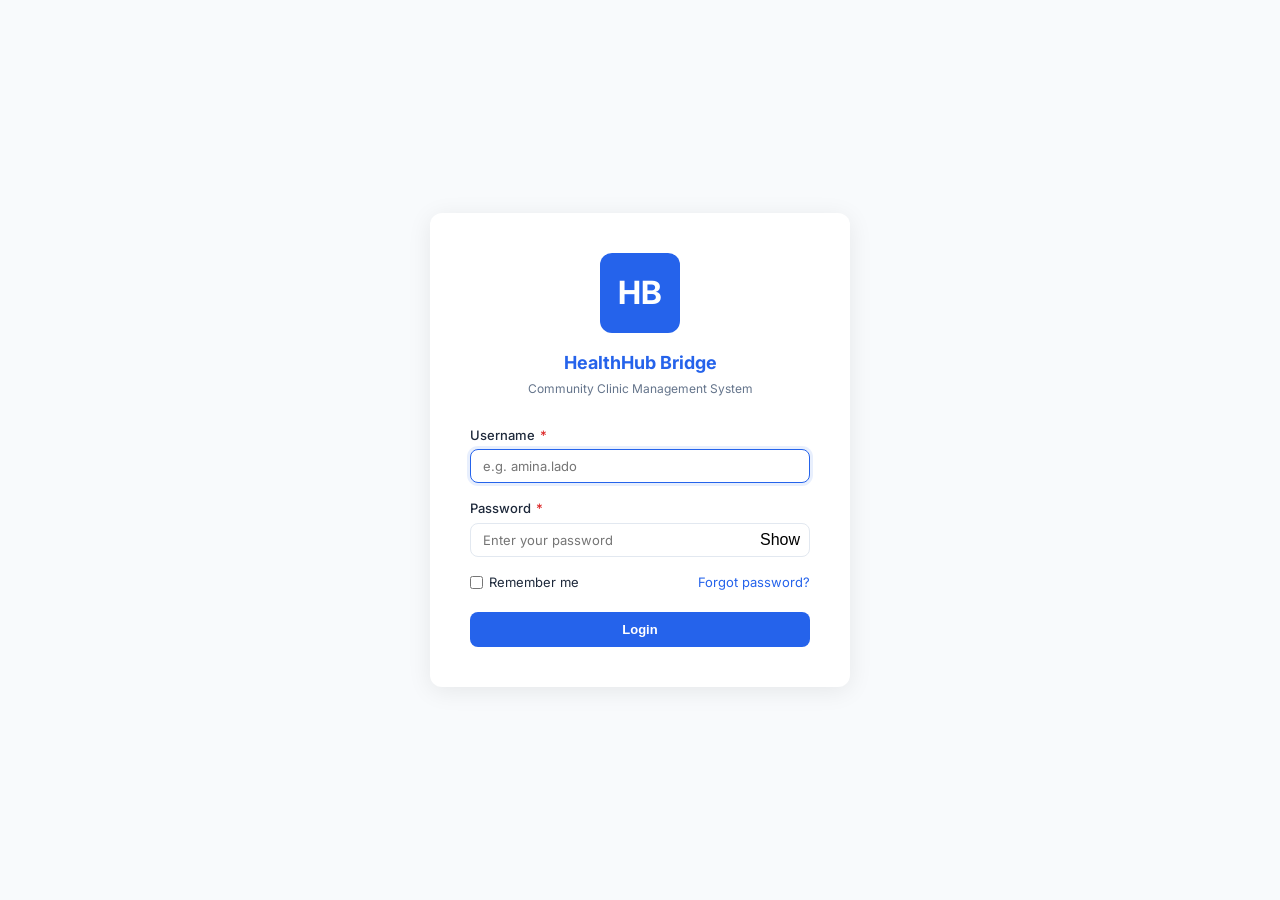
<file: frontend/index.html>
<!DOCTYPE html>
<html lang="en">
<head>
  <meta charset="UTF-8">
  <meta http-equiv="refresh" content="0; url=auth/login.html">
  <title>Redirecting...</title>
</head>
<body>
  <p>Redirecting to login...</p>
</body>
</html>
</file>
<file: frontend/assets/css/style.css>
/* Import Google Font for typography */
@import url('https://fonts.googleapis.com/css2?family=Inter:wght@400;500;600;700&display=swap');

/* CSS Custom Properties - Design System Variables */
:root {
  /* Color scheme */
  --primary:        #2563EB;
  --primary-dark:   #1D4ED8;
  --success:        #16A34A;
  --warning:        #D97706;
  --danger:         #DC2626;
  --bg:             #F8FAFC;
  --surface:        #FFFFFF;
  --text:           #1E293B;
  --text-muted:     #64748B;
  --border:         #E2E8F0;

  /* Layout dimensions */
  --sidebar-w:      240px;
  --header-h:       60px;
  --radius:         8px;
  --shadow:         0 1px 3px rgba(0,0,0,0.1);

  /* Spacing scale */
  --spacing-xs:     4px;
  --spacing-sm:     8px;
  --spacing-md:     12px;
  --spacing-lg:     16px;
  --spacing-xl:     24px;
  --spacing-2xl:    40px;

  /* Radius aliases */
  --radius-sm:      4px;
  --radius-md:      8px;
  --radius-lg:      12px;

  /* Shadow aliases */
  --shadow-sm:      0 1px 3px rgba(0,0,0,0.08);

  /* Color aliases */
  --bg-light:       #F8FAFC;
  --text-light:     #64748B;

  /* Transition */
  --transition-base: 0.15s;
}

/* Reset default browser styles */
*, *::before, *::after { 
  box-sizing: border-box; 
  margin: 0; 
  padding: 0; 
}

body {
  font-family: 'Inter', sans-serif;
  background: var(--bg);
  color: var(--text);
  font-size: 14px;
  line-height: 1.5;
}

/* Main layout grid - used by all pages except login */
.layout {
  display: grid;
  grid-template-columns: var(--sidebar-w) 1fr;
  grid-template-rows: var(--header-h) 1fr;
  min-height: 100vh;
}

/* Top navigation header */
.header {
  grid-column: 1 / -1;
  background: var(--surface);
  border-bottom: 1px solid var(--border);
  display: flex;
  align-items: center;
  padding: 0 24px;
  gap: 16px;
  position: sticky;
  top: 0;
  z-index: 100;
  box-shadow: var(--shadow);
}

.header-logo {
  font-weight: 700;
  font-size: 16px;
  color: var(--primary);
  white-space: nowrap;
}

.header-search {
  flex: 1;
  max-width: 400px;
}

.header-search input {
  width: 100%;
  padding: 8px 12px;
  border: 1px solid var(--border);
  border-radius: var(--radius);
  font-size: 13px;
  outline: none;
}

.header-search input:focus {
  border-color: var(--primary);
}

.header-right {
  margin-left: auto;
  display: flex;
  align-items: center;
  gap: 16px;
}

.header-user {
  display: flex;
  align-items: center;
  gap: 8px;
  font-size: 13px;
}

.role-badge {
  background: var(--primary);
  color: white;
  padding: 2px 8px;
  border-radius: 12px;
  font-size: 11px;
  font-weight: 600;
  text-transform: capitalize;
}

/* Role badge colors matching their 3 roles */
.role-badge.admin        { background: #7C3AED; }
.role-badge.doctor       { background: var(--primary); }
.role-badge.receptionist { background: var(--success); }

/* Notification bell icon with badge */
.notif-bell {
  position: relative;
  cursor: pointer;
  font-size: 18px;
  background: none;
  border: none;
  color: var(--text-muted);
}

.notif-count {
  position: absolute;
  top: -4px;
  right: -4px;
  background: var(--danger);
  color: white;
  font-size: 10px;
  font-weight: 700;
  width: 16px;
  height: 16px;
  border-radius: 50%;
  display: flex;
  align-items: center;
  justify-content: center;
}

/* Left sidebar navigation panel */
.sidebar {
  background: var(--surface);
  border-right: 1px solid var(--border);
  padding: 16px 0;
  overflow-y: auto;
}

.sidebar-nav {
  list-style: none;
}

.sidebar-nav a {
  display: flex;
  align-items: center;
  gap: 10px;
  padding: 10px 20px;
  color: var(--text-muted);
  text-decoration: none;
  font-size: 13px;
  font-weight: 500;
  transition: all 0.15s;
  border-left: 3px solid transparent;
}

.sidebar-nav a:hover {
  background: var(--bg);
  color: var(--primary);
}

.sidebar-nav a.active {
  background: #EFF6FF;
  color: var(--primary);
  border-left-color: var(--primary);
}

/* Main content area */
.main {
  padding: 24px;
  overflow-y: auto;
}

/* Button styles and variants */
.btn {
  display: inline-flex;
  align-items: center;
  gap: 6px;
  padding: 8px 16px;
  border-radius: var(--radius);
  font-size: 13px;
  font-weight: 600;
  cursor: pointer;
  border: none;
  transition: all 0.15s;
  text-decoration: none;
}

.btn-primary {
  background: var(--primary);
  color: white;
}
.btn-primary:hover { background: var(--primary-dark); }

.btn-success {
  background: var(--success);
  color: white;
}

.btn-warning {
  background: #F59E0B;
  color: white;
}

.btn-danger {
  background: var(--danger);
  color: white;
}

.btn-outline {
  background: transparent;
  border: 1px solid var(--border);
  color: var(--text);
}
.btn-outline:hover { background: var(--bg); }

.btn-sm {
  padding: 4px 10px;
  font-size: 12px;
}

.btn:disabled {
  opacity: 0.6;
  cursor: not-allowed;
}

/* Form elements and input styles */
.form-group {
  margin-bottom: 16px;
}

.form-label {
  display: block;
  font-size: 13px;
  font-weight: 500;
  margin-bottom: 4px;
  color: var(--text);
}

.form-label .required {
  color: var(--danger);
  margin-left: 2px;
}

.form-control {
  width: 100%;
  padding: 8px 12px;
  border: 1px solid var(--border);
  border-radius: var(--radius);
  font-size: 13px;
  font-family: 'Inter', sans-serif;
  outline: none;
  background: white;
  color: var(--text);
  transition: border-color 0.15s;
}

.form-control:focus {
  border-color: var(--primary);
  box-shadow: 0 0 0 3px rgba(37,99,235,0.1);
}

.form-control.error {
  border-color: var(--danger);
}

.form-error {
  color: var(--danger);
  font-size: 11px;
  margin-top: 4px;
  display: none;
}

.form-error.show { display: block; }

.form-grid-2 {
  display: grid;
  grid-template-columns: 1fr 1fr;
  gap: 16px;
}

/* Card container component */
.card {
  background: var(--surface);
  border: 1px solid var(--border);
  border-radius: var(--radius);
  padding: 20px;
  box-shadow: var(--shadow);
}

.card-title {
  font-size: 14px;
  font-weight: 600;
  margin-bottom: 16px;
  color: var(--text);
}

/* STAT CARDS for dashboard */
.stat-card {
  background: var(--surface);
  border: 1px solid var(--border);
  border-radius: var(--radius);
  padding: 20px;
  box-shadow: var(--shadow);
}

.stat-card-value {
  font-size: 28px;
  font-weight: 700;
  color: var(--primary);
  line-height: 1;
  margin-bottom: 4px;
}

.stat-card-label {
  font-size: 12px;
  color: var(--text-muted);
  font-weight: 500;
}

.stats-grid {
  display: grid;
  grid-template-columns: repeat(4, 1fr);
  gap: 16px;
  margin-bottom: 24px;
}

/* Data table styles */
.table-wrapper {
  background: var(--surface);
  border: 1px solid var(--border);
  border-radius: var(--radius);
  overflow: hidden;
  box-shadow: var(--shadow);
}

table {
  width: 100%;
  border-collapse: collapse;
}

thead {
  background: var(--bg);
}

th {
  padding: 10px 16px;
  text-align: left;
  font-size: 11px;
  font-weight: 600;
  text-transform: uppercase;
  letter-spacing: 0.05em;
  color: var(--text-muted);
  border-bottom: 1px solid var(--border);
}

td {
  padding: 12px 16px;
  font-size: 13px;
  border-bottom: 1px solid var(--border);
}

tr:last-child td { border-bottom: none; }
tr:hover td { background: #F8FAFC; }

/* Status badge styles matching database enum values */
.badge {
  display: inline-flex;
  align-items: center;
  padding: 3px 10px;
  border-radius: 12px;
  font-size: 11px;
  font-weight: 600;
}

/* Appointment status colors */
.badge-scheduled  { background: #DBEAFE; color: #1D4ED8; }
.badge-completed  { background: #DCFCE7; color: #15803D; }
.badge-cancelled  { background: #F1F5F9; color: #64748B; }
.badge-no-show    { background: #FEE2E2; color: #B91C1C; }

/* Payment status colors */
.badge-paid       { background: #DCFCE7; color: #15803D; }
.badge-partial    { background: #FEF3C7; color: #B45309; }
.badge-unpaid     { background: #FEE2E2; color: #B91C1C; }

/* Prescription status colors */
.badge-active     { background: #DCFCE7; color: #15803D; }
.badge-expired    { background: #FEE2E2; color: #B91C1C; }

/* Pagination controls */
.pagination {
  display: flex;
  align-items: center;
  gap: 4px;
  padding: 12px 16px;
  border-top: 1px solid var(--border);
}

.pagination-info {
  font-size: 12px;
  color: var(--text-muted);
  margin-right: auto;
}

.page-btn {
  padding: 4px 10px;
  border: 1px solid var(--border);
  background: white;
  border-radius: 6px;
  font-size: 12px;
  cursor: pointer;
}

.page-btn.active {
  background: var(--primary);
  color: white;
  border-color: var(--primary);
}

.page-btn:disabled {
  opacity: 0.4;
  cursor: not-allowed;
}

/* Modal dialog overlays and containers */
.modal-overlay {
  position: fixed;
  inset: 0;
  background: rgba(0,0,0,0.5);
  display: flex;
  align-items: center;
  justify-content: center;
  z-index: 1000;
  display: none;
}

.modal-overlay.open { display: flex; }

.modal {
  background: white;
  border-radius: var(--radius);
  padding: 24px;
  width: 100%;
  max-width: 520px;
  max-height: 90vh;
  overflow-y: auto;
  box-shadow: 0 20px 40px rgba(0,0,0,0.15);
}

.modal-header {
  display: flex;
  align-items: center;
  justify-content: space-between;
  margin-bottom: 20px;
}

.modal-title {
  font-size: 16px;
  font-weight: 600;
}

.modal-close {
  background: none;
  border: none;
  font-size: 20px;
  cursor: pointer;
  color: var(--text-muted);
}

.modal-footer {
  display: flex;
  gap: 8px;
  justify-content: flex-end;
  margin-top: 20px;
  padding-top: 16px;
  border-top: 1px solid var(--border);
}

/* Tabbed navigation interface */
.tabs {
  display: flex;
  border-bottom: 2px solid var(--border);
  margin-bottom: 20px;
  gap: 0;
}

.tab-btn {
  padding: 10px 20px;
  background: none;
  border: none;
  font-size: 13px;
  font-weight: 500;
  color: var(--text-muted);
  cursor: pointer;
  border-bottom: 2px solid transparent;
  margin-bottom: -2px;
  transition: all 0.15s;
}

.tab-btn.active {
  color: var(--primary);
  border-bottom-color: var(--primary);
}

.tab-content { display: none; }
.tab-content.active { display: block; }

/* Multi-step wizard interface */
.steps {
  display: flex;
  align-items: center;
  margin-bottom: 28px;
}

.step {
  display: flex;
  align-items: center;
  gap: 8px;
  font-size: 13px;
  font-weight: 500;
  color: var(--text-muted);
}

.step-num {
  width: 28px;
  height: 28px;
  border-radius: 50%;
  background: var(--border);
  color: var(--text-muted);
  display: flex;
  align-items: center;
  justify-content: center;
  font-size: 12px;
  font-weight: 700;
}

.step.active .step-num {
  background: var(--primary);
  color: white;
}

.step.done .step-num {
  background: var(--success);
  color: white;
}

.step-line {
  flex: 1;
  height: 2px;
  background: var(--border);
  margin: 0 12px;
}

/* Toast notification messages */
.toast-container {
  position: fixed;
  bottom: 24px;
  right: 24px;
  z-index: 9999;
  display: flex;
  flex-direction: column;
  gap: 8px;
}

.toast {
  padding: 12px 16px;
  border-radius: var(--radius);
  font-size: 13px;
  font-weight: 500;
  color: white;
  box-shadow: 0 4px 12px rgba(0,0,0,0.15);
  min-width: 240px;
  animation: slideIn 0.2s ease;
}

.toast-success { background: var(--success); }
.toast-error   { background: var(--danger); }
.toast-warning { background: var(--warning); }

@keyframes slideIn {
  from { transform: translateX(100%); opacity: 0; }
  to   { transform: translateX(0);    opacity: 1; }
}

/* Loading spinner animation */
.spinner {
  width: 20px;
  height: 20px;
  border: 2px solid rgba(255,255,255,0.3);
  border-top-color: white;
  border-radius: 50%;
  animation: spin 0.6s linear infinite;
  display: inline-block;
}

.spinner-dark {
  border-color: rgba(0,0,0,0.1);
  border-top-color: var(--primary);
}

@keyframes spin {
  to { transform: rotate(360deg); }
}

/* Empty state when no data is available */
.empty-state {
  text-align: center;
  padding: 48px 24px;
  color: var(--text-muted);
}

.empty-state-icon { font-size: 40px; margin-bottom: 12px; }
.empty-state-text { font-size: 14px; font-weight: 500; }

.global-spinner-overlay {
  display: none;
  position: fixed;
  inset: 0;
  background: rgba(255,255,255,0.7);
  z-index: 9999;
  align-items: center;
  justify-content: center;
}

.spinner-lg {
  width: 36px;
  height: 36px;
}

.dashboard-highlight-grid {
  display: grid;
  grid-template-columns: 1.2fr .8fr;
  gap: 20px;
  margin-bottom: 20px;
}

.dashboard-main-grid {
  display: grid;
  grid-template-columns: 1fr 1fr;
  gap: 20px;
}

.section-action {
  margin-top: 12px;
}

.modal-wide {
  max-width: 560px;
}

.full-span {
  grid-column: 1 / -1;
}

.inline-actions {
  display: flex;
  gap: 8px;
}

.profile-grid {
  display: grid;
  grid-template-columns: 1fr 1fr;
  gap: 20px;
  margin-bottom: 24px;
}

.summary-spacing {
  margin-bottom: 24px;
}

/* Page header with title and actions */
.page-header {
  display: flex;
  align-items: center;
  justify-content: space-between;
  margin-bottom: 24px;
}

.page-title {
  font-size: 20px;
  font-weight: 700;
  color: var(--text);
}

/* Filter and search bar */
.filter-bar {
  display: flex;
  align-items: center;
  gap: 12px;
  margin-bottom: 16px;
  flex-wrap: wrap;
}

.filter-bar .form-control {
  width: auto;
  min-width: 160px;
}

/* Login page layout */
.login-page {
  min-height: 100vh;
  background: var(--bg);
  display: flex;
  align-items: center;
  justify-content: center;
}

.login-card {
  background: white;
  border-radius: 12px;
  padding: 40px;
  width: 100%;
  max-width: 420px;
  box-shadow: 0 4px 24px rgba(0,0,0,0.08);
}

.login-logo {
  text-align: center;
  margin-bottom: 28px;
}

.login-logo h1 {
  font-size: 18px;
  font-weight: 700;
  color: var(--primary);
}

.login-logo p {
  font-size: 12px;
  color: var(--text-muted);
  margin-top: 4px;
}

/* Responsive design breakpoints */
@media (max-width: 1024px) {
  .stats-grid {
    grid-template-columns: repeat(2, 1fr);
  }
  .form-grid-2 {
    grid-template-columns: 1fr;
  }
  .dashboard-highlight-grid,
  .dashboard-main-grid,
  .profile-grid {
    grid-template-columns: 1fr;
  }
}

@media (max-width: 640px) {
  :root { --sidebar-w: 0px; }
  .sidebar { display: none; }
  .layout {
    grid-template-columns: 1fr;
  }
  .stats-grid {
    grid-template-columns: 1fr 1fr;
  }
  .main { padding: 16px; }
}

/* ── Legacy page layout (patients, billing, reports, register) ── */

/* Full-page layout used by pages with raw <header>/<aside>/<main> */
body:has(aside) {
  display: grid;
  grid-template-rows: var(--header-h) 1fr auto;
  grid-template-columns: var(--sidebar-w) 1fr;
  min-height: 100vh;
}

header {
  grid-column: 1 / -1;
  background: var(--surface);
  border-bottom: 1px solid var(--border);
  display: flex;
  align-items: center;
  padding: 0 24px;
  gap: 16px;
  position: sticky;
  top: 0;
  z-index: 100;
  box-shadow: var(--shadow);
}

aside {
  background: var(--surface);
  border-right: 1px solid var(--border);
  padding: 16px 0;
  overflow-y: auto;
  grid-row: 2 / 3;
}

aside nav ul {
  list-style: none;
}

aside nav ul li a {
  display: flex;
  align-items: center;
  gap: 10px;
  padding: 10px 20px;
  color: var(--text-muted);
  text-decoration: none;
  font-size: 13px;
  font-weight: 500;
  transition: all 0.15s;
  border-left: 3px solid transparent;
}

aside nav ul li a:hover { background: var(--bg); color: var(--primary); }
aside nav ul li a.active {
  background: #EFF6FF;
  color: var(--primary);
  border-left-color: var(--primary);
}

body:has(aside) main {
  padding: 24px;
  overflow-y: auto;
  grid-row: 2 / 3;
}

footer {
  grid-column: 1 / -1;
  padding: 12px 24px;
  font-size: 12px;
  color: var(--text-muted);
  border-top: 1px solid var(--border);
  background: var(--surface);
}

/* Header elements */
.logo {
  display: flex;
  align-items: center;
  gap: 10px;
  font-weight: 700;
  font-size: 15px;
  color: var(--primary);
  white-space: nowrap;
}

.logo-icon {
  width: 32px;
  height: 32px;
  background: var(--primary);
  color: white;
  border-radius: 6px;
  display: flex;
  align-items: center;
  justify-content: center;
  font-size: 12px;
  font-weight: 700;
}

.header-actions {
  margin-left: auto;
  display: flex;
  align-items: center;
  gap: 12px;
}

.user-info {
  display: flex;
  align-items: center;
  gap: 8px;
  font-size: 13px;
}

.user-name { font-weight: 500; }

.logout-btn {
  padding: 6px 14px;
  border: 1px solid var(--border);
  background: white;
  border-radius: var(--radius);
  font-size: 13px;
  font-weight: 600;
  cursor: pointer;
}

.logout-btn:hover { background: var(--bg); }

.sidebar-toggle { display: none; }

/* Button variants used by legacy pages */
.btn-secondary {
  background: var(--bg);
  border: 1px solid var(--border);
  color: var(--text);
}
.btn-secondary:hover { background: #e2e8f0; }

.btn-small { padding: 4px 10px; font-size: 12px; }

/* Status badge variants used by billing */
.status-badge {
  display: inline-flex;
  align-items: center;
  padding: 3px 10px;
  border-radius: 12px;
  font-size: 11px;
  font-weight: 600;
}
.status-success { background: #DCFCE7; color: #15803D; }
.status-warning  { background: #FEF3C7; color: #B45309; }
.status-danger   { background: #FEE2E2; color: #B91C1C; }

/* Utility */
.text-muted { color: var(--text-muted); }

/* Spinner overlay variant used by doctors page */
.spinner-overlay {
  position: fixed;
  inset: 0;
  background: rgba(255,255,255,0.7);
  z-index: 9999;
  display: flex;
  align-items: center;
  justify-content: center;
}
.spinner-overlay.is-hidden { display: none; }

/* Checkbox wrapper */
.checkbox-wrapper {
  display: flex;
  align-items: flex-start;
  gap: 8px;
  font-size: 13px;
}

.error-message {
  color: var(--danger);
  font-size: 11px;
  margin-top: 4px;
  min-height: 14px;
}

/* Responsive: hide sidebar on small screens for legacy pages */
@media (max-width: 640px) {
  body:has(aside) {
    grid-template-columns: 1fr;
  }
  aside { display: none; }
  body:has(aside) main { grid-column: 1; }
}
</file>
<file: frontend/auth/login.css>
.login-logo-icon {
  width: 80px;
  height: 80px;
  background: #2563EB;
  border-radius: 12px;
  display: flex;
  align-items: center;
  justify-content: center;
  margin: 0 auto 16px;
}

.login-logo-initials {
  font-size: 32px;
  font-weight: 700;
  color: white;
}

.login-error {
  display: none;
  background: #FEE2E2;
  color: #B91C1C;
  padding: 10px 12px;
  border-radius: 8px;
  font-size: 13px;
  margin-bottom: 16px;
}

.password-wrapper {
  position: relative;
}

.password-wrapper .form-control {
  padding-right: 40px;
}

.password-toggle {
  position: absolute;
  right: 10px;
  top: 50%;
  transform: translateY(-50%);
  background: none;
  border: none;
  cursor: pointer;
  font-size: 16px;
}

.login-remember-row {
  display: flex;
  align-items: center;
  justify-content: space-between;
  margin-bottom: 20px;
}

.login-remember-label {
  display: flex;
  align-items: center;
  gap: 6px;
  font-size: 13px;
  cursor: pointer;
}

.login-forgot-link {
  font-size: 13px;
  color: var(--primary);
  text-decoration: none;
}

.login-btn {
  width: 100%;
  justify-content: center;
  padding: 10px;
}
</file>
